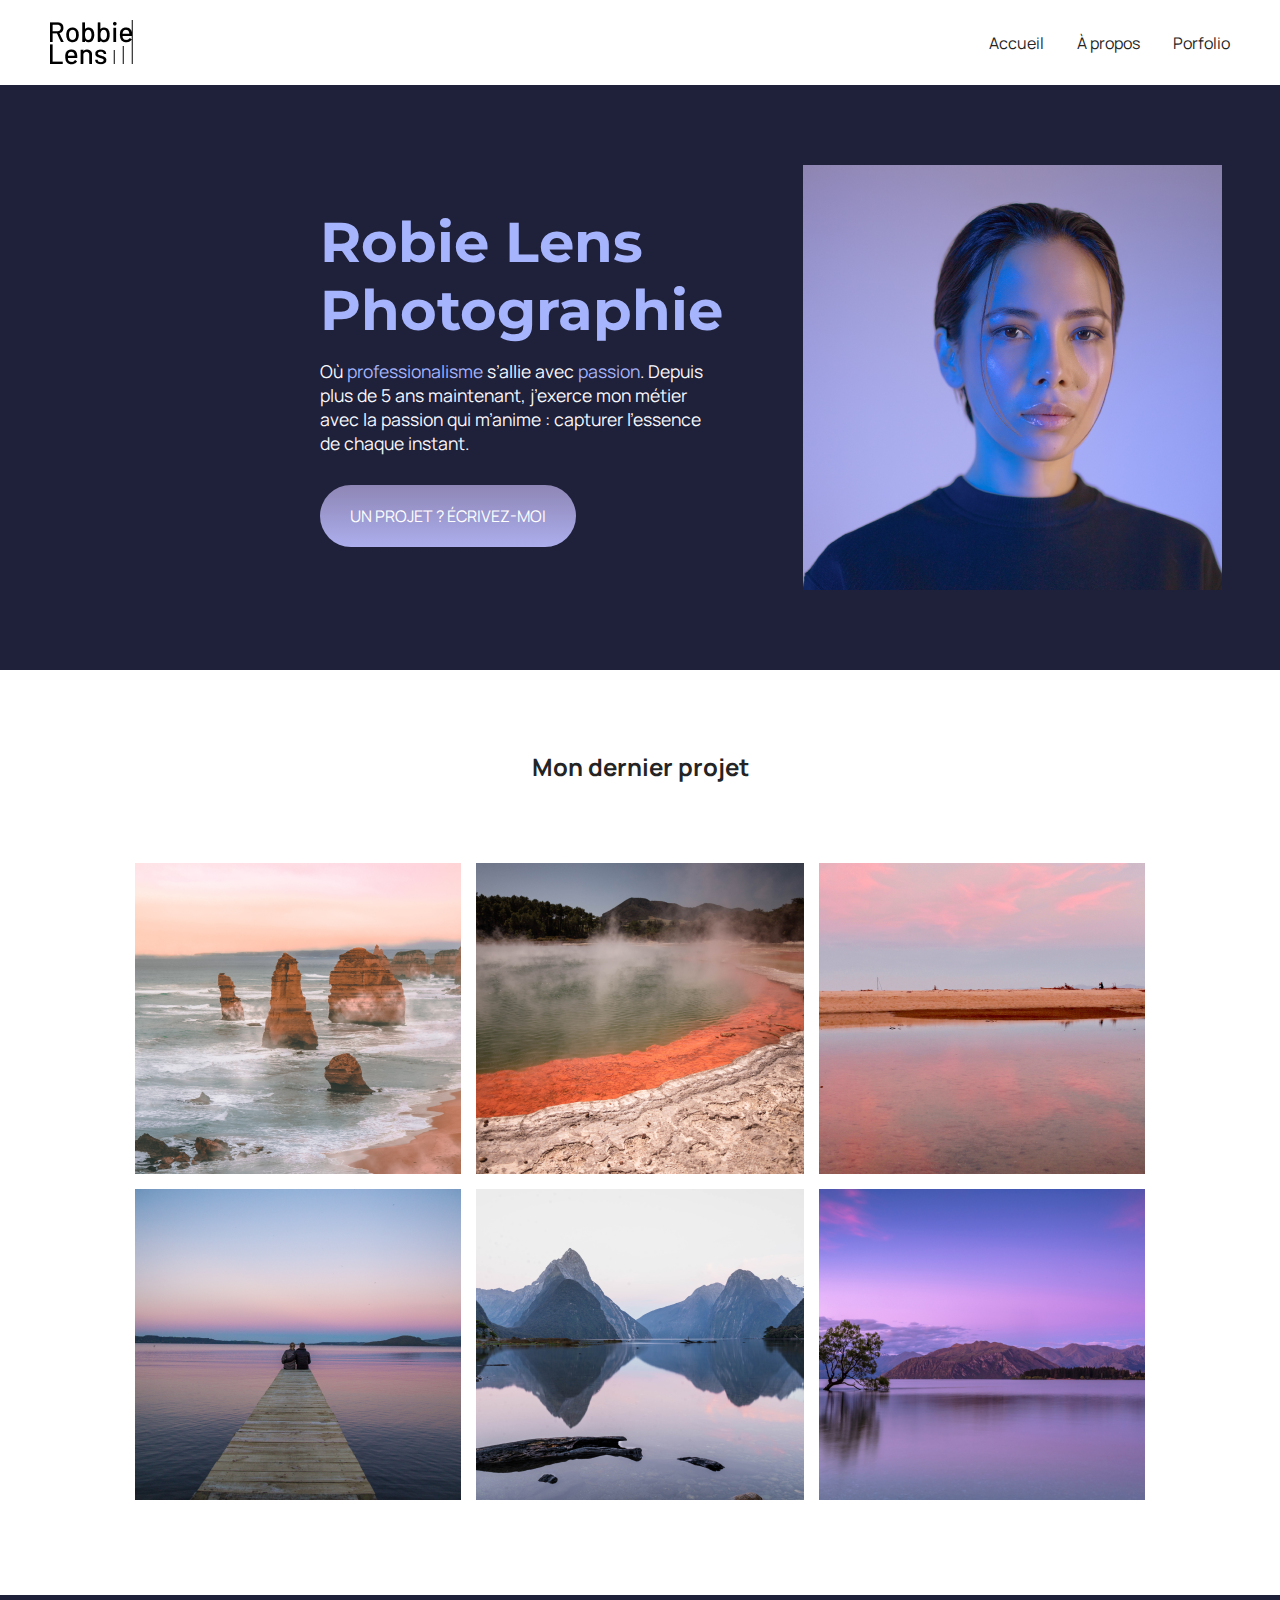
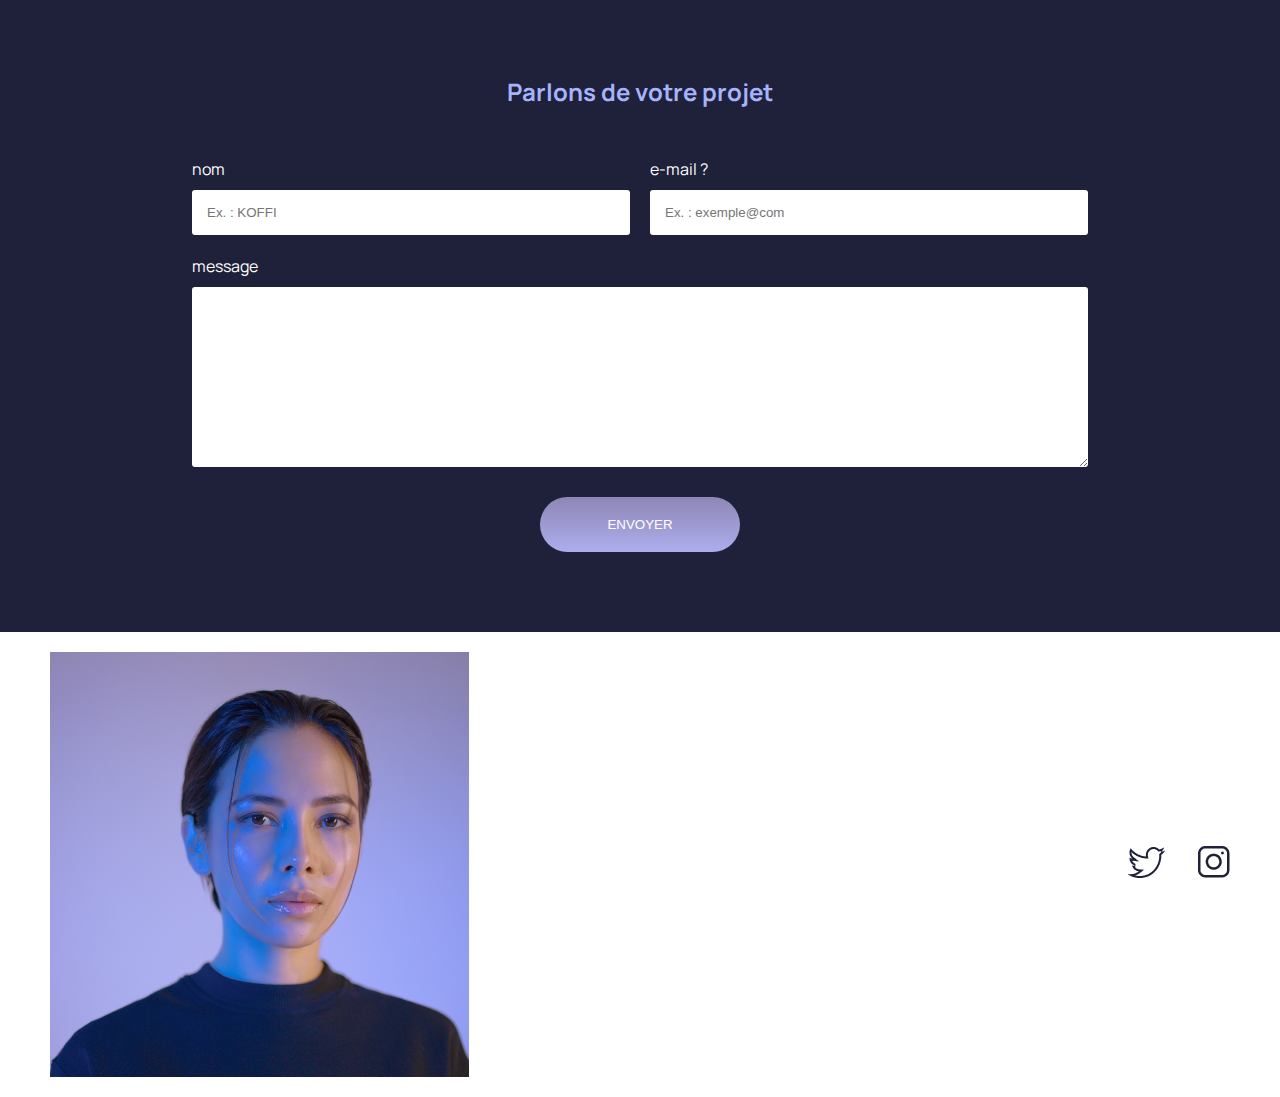
<file: index.html>
<!DOCTYPE html>
<!DOCTYPE html>
<html lang="fr">
<head>
    <meta charset="UTF-8">
    <meta http-equiv="X-UA-Compatible" content="IE=edge">
    <meta name="viewport" content="width=device-width, initial-scale=1.0">
    <title> Accueil – Robbie Lens Photographie </title>
    <link rel="stylesheet" href="style/styles.css">
    <link rel="stylesheet" href="style/index.css">

    <link rel="preconnect" href="https://fonts.googleapis.com">
    <link rel="preconnect" href="https://fonts.gstatic.com" crossorigin>
    <link href="https://fonts.googleapis.com/css2?family=Manrope:wght@200;300;400;500;600;700;800&family=Montserrat:ital,wght@0,100;1,100;1,900&display=swap" rel="stylesheet">
    <link href="https://fonts.googleapis.com/css2?family=Manrope:wght@200;300;400;500;600;700;800&family=Montserrat:ital,wght@0,100;1,100;1,900&display=swap" rel="stylesheet">
</head>
<body>
<!--En-tete page web -->
   <header>
    <nav>
        <img src="images\logo.png" alt="logo Robbie Lens">
       <div>
        <a href="index.html">Accueil</a>
        <a href="a-propos.html">À propos</a>
        <a href="portfolio.html">Porfolio</a>
       </div>
    </nav>
   </header>

<main>
   <section class="accueil-introduction">

    <div>
    <h1>Robie Lens Photographie</h1>
    <p>
        Où <em>professionalisme</em> s’allie avec <em>passion</em>. Depuis
        plus de 5 ans maintenant, j’exerce mon métier avec la passion
        qui m’anime : capturer l’essence de chaque instant.
    </p>
    
    <a href="#contact" class="cta">UN PROJET ? ÉCRIVEZ-MOI</a>
    </div>

    <img src="images/robbie-lens.png" alt="Portrait avec effet de la photographe Robbie Lens">
   </section>

   <section class="accueil-photos">
    <h2>Mon dernier projet</h2>
    <div>
        <img src="images/accueil/element-1.png" alt="Twelve apostles - Australie" >
        <img src="images/accueil/element-2.png" alt="Wai-O-Tapu - Nouvelle-Zélande" >
        <img src="images/accueil/element-3.png" alt="Parc National d’Abel Tasman - Nouvelle-Zélande" >
    </div>
    <div>
        <img src="images/accueil/element-4.png" alt="Lac Rotorua - Nouvelle-Zélande" >
        <img src="images/accueil/element-5.png" alt="Milford Sound - Nouvelle-Zélande" >
        <img src="images/accueil/element-6.png" alt="Lac Wanaka - Nouvelle-Zélande" >
    </div>
</section>

<section id="contact" class="section-contact">
    <h2>Parlons de votre projet</h2>
<form method="get" action="#">
    <div class="form-nom-email">
        <div class="form-column">
        <label for="nom">nom</label>
        <input type="text" name="nom" id="nom" placeholder="Ex. : KOFFI">
        </div>
        <div class="form-column">
        <label for="email">e-mail ?</label>
        <input type="email" name="email" id="email" placeholder="Ex. : exemple@com">
        </div>
    </div>
    <label for="message">message</label>
    <textarea name="message" id="message" cols="" rows="10"></textarea>
    <input type="submit" value="ENVOYER" class="cta">
</form>
</section>
</main>

<footer>
        <img src="images/robbie-lens.png" alt=" Logo Robie Lens">

        <div>
            <a  target="_blank" href="https://twitter.com/" class="lien-icone"> 
                <img src="images/twitter.png" alt="Logo Twitter"></a>
            <a target="_blank" href="https://www.instagram.com/" class="lien-icone"> 
                <img src="images/instagram.png" alt="Logo Instagram"> </a>
        </div>
        
</footer>

</body>
</html>
</file>
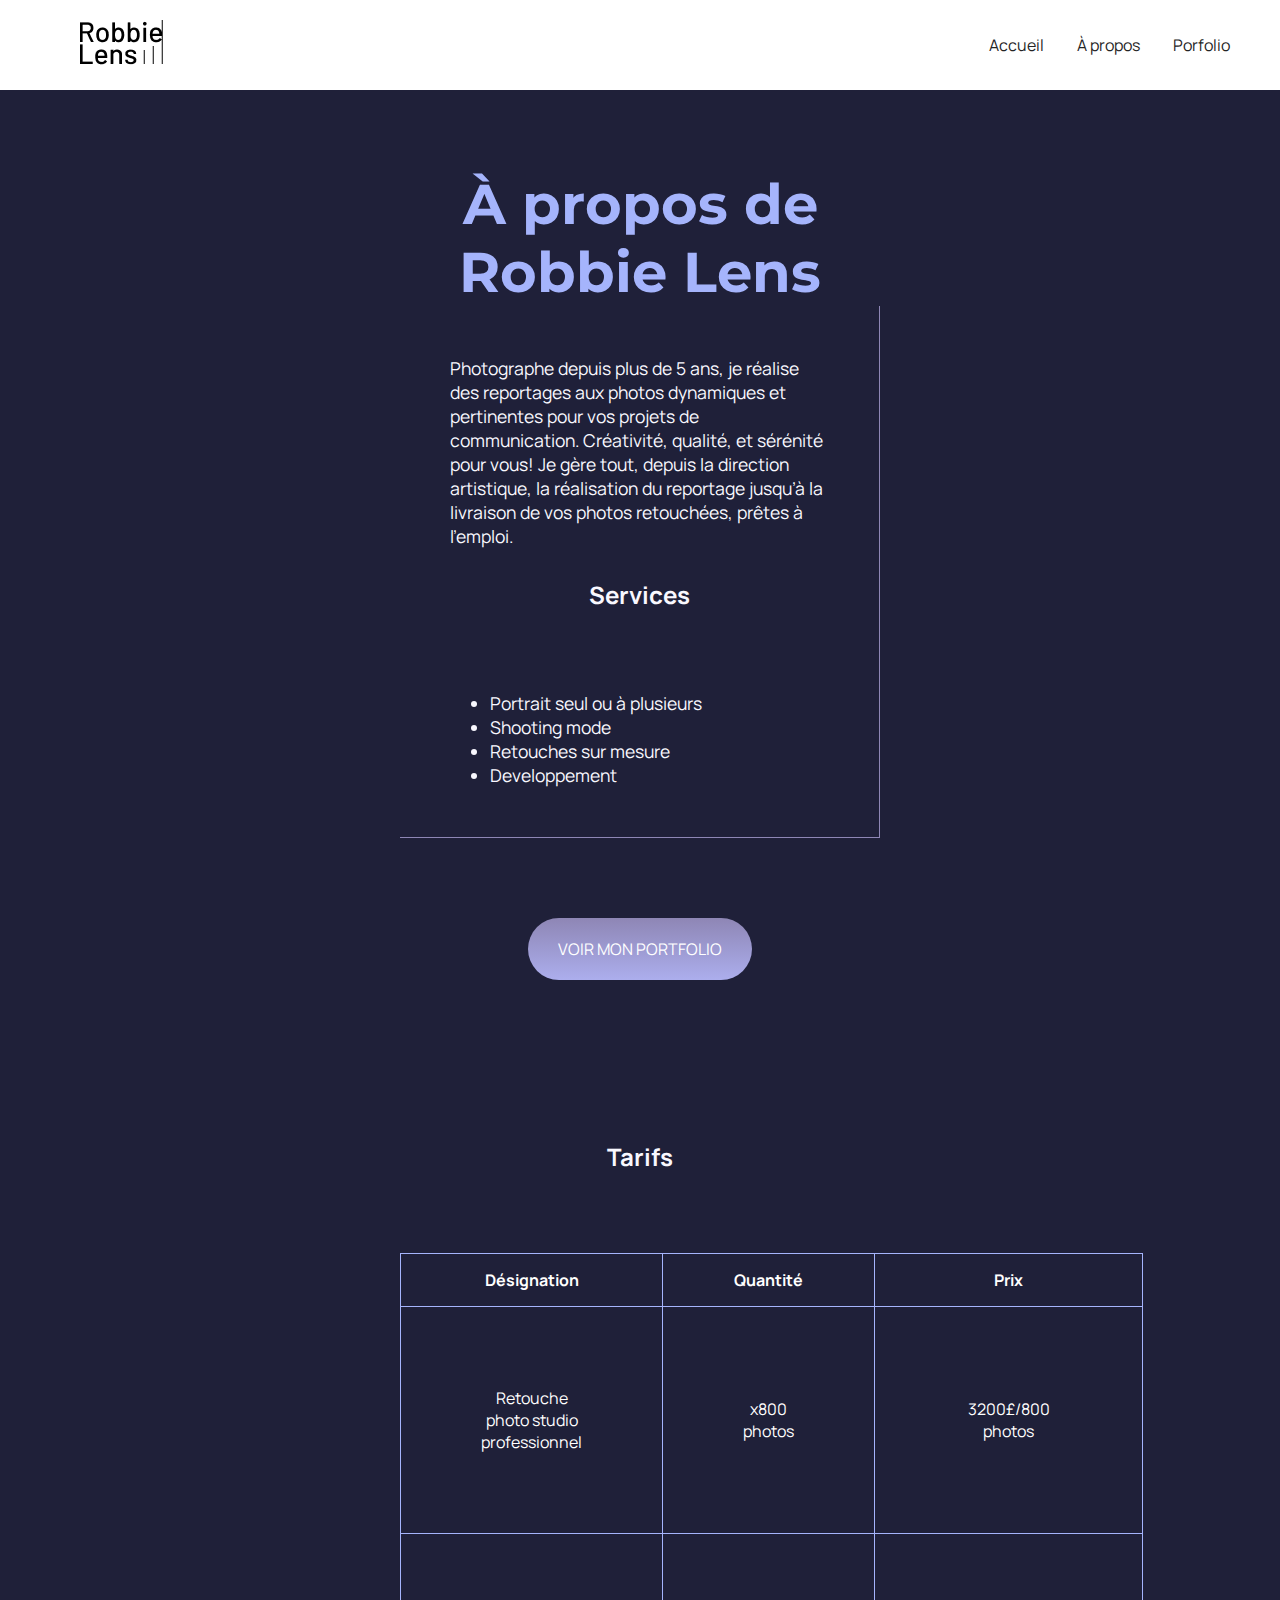
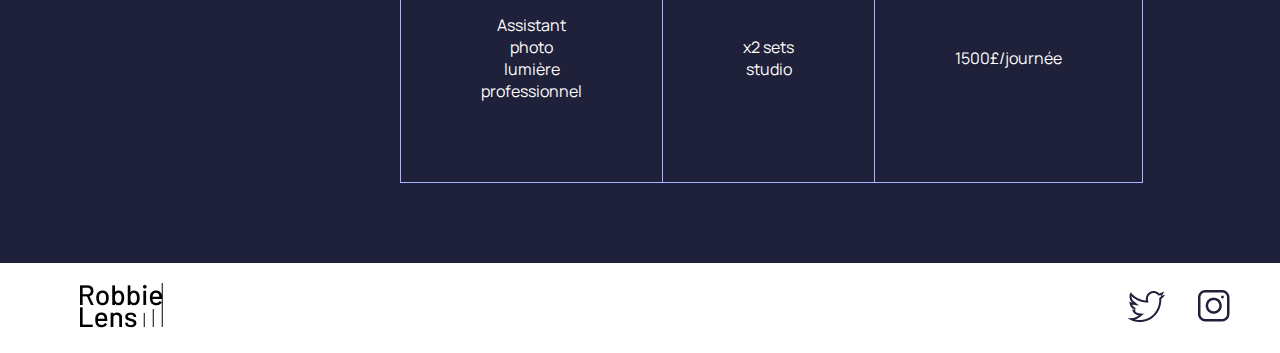
<file: a-propos.html>
<!DOCTYPE html>
<html lang="fr">

<head>
    <meta charset="utf-8">
    <title>À propos - Robbie Lens Photographie</title>
    <link rel="stylesheet" href="style/styles.css">
    <link rel="stylesheet" href="style/a-propos.css">
    <link rel="preconnect" href="https://fonts.googleapis.com">
    <link rel="preconnect" href="https://fonts.gstatic.com" crossorigin>
    <link href="https://fonts.googleapis.com/css2?family=Manrope:wght@200;300;400;500;600;700;800&family=Montserrat:ital,wght@0,100;1,100;1,900&display=swap" rel="stylesheet">
    <link href="https://fonts.googleapis.com/css2?family=Manrope:wght@200;300;400;500;600;700;800&family=Montserrat:ital,wght@0,100;1,100;1,900&display=swap" rel="stylesheet">
</head>

<body>
<header>
    <nav>
        <a href="index.html">
        <img src="images/logo.png" alt="Logo Robbie Lens">
        </a>
     <div>
        <a href="index.html">Accueil</a>
        <a href="a-propos.html">À propos</a>
        <a href="portfolio.html">Porfolio</a>
     </div>
    </nav> 
</header>
         
<main class="a-propos-main">

    <section>
    <h1>À propos de Robbie Lens</h1>

    <div class="carre-contenu">
        <p>
            Photographe depuis plus de 5 ans, je réalise des reportages aux photos dynamiques et pertinentes pour vos
            projets de communication. Créativité, qualité, et sérénité pour vous! Je gère tout, depuis la direction
            artistique, la réalisation du reportage jusqu’à la livraison de vos photos retouchées, prêtes à l’emploi.
        </p>

        <h2>Services</h2>

        <ul>
            <li>Portrait seul ou à plusieurs</li>
            <li>Shooting mode</li>
            <li>Retouches sur mesure</li>
            <li>Developpement</li>
        </ul>
    </div>

    <div>
        <a href="portfolio.html" class="cta">VOIR MON PORTFOLIO</a>
    </div>
</section>
<section>
    <h2>Tarifs</h2>
    <table>
        <thead>
            <tr>
                <th>Désignation</th>
                <th>Quantité</th>
                <th>Prix</th>
            </tr>
        </thead>
        <tbody>
            <tr>
                <td>Retouche photo studio professionnel</td>
                <td>x800 photos</td>
                <td>3200£/800 photos</td>
            </tr>
            <tr>
                <td>Assistant photo lumière professionnel</td>
                <td>x2 sets studio</td>
                <td>1500£/journée</td>
            </tr>
        </tbody>
    </table>
</section>
</main>

<footer>
        <a href="index.html" class="lien-icone">
            <img src="images/logo.png" alt="Logo Robbie Lens">
        </a>
       <div>
        <a target="_blank" href="https://twitter.com/" class="lien-icone">
            <img src="images/twitter.png" alt="Logo Twitter">
        </a>
        <a target="_blank" href="https://www.instagram.com/" class="lien-icone">
            <img src="images/instagram.png" alt="Logo Instagram">
        </a>
       </div>
</footer>

</body>
</html>
</file>
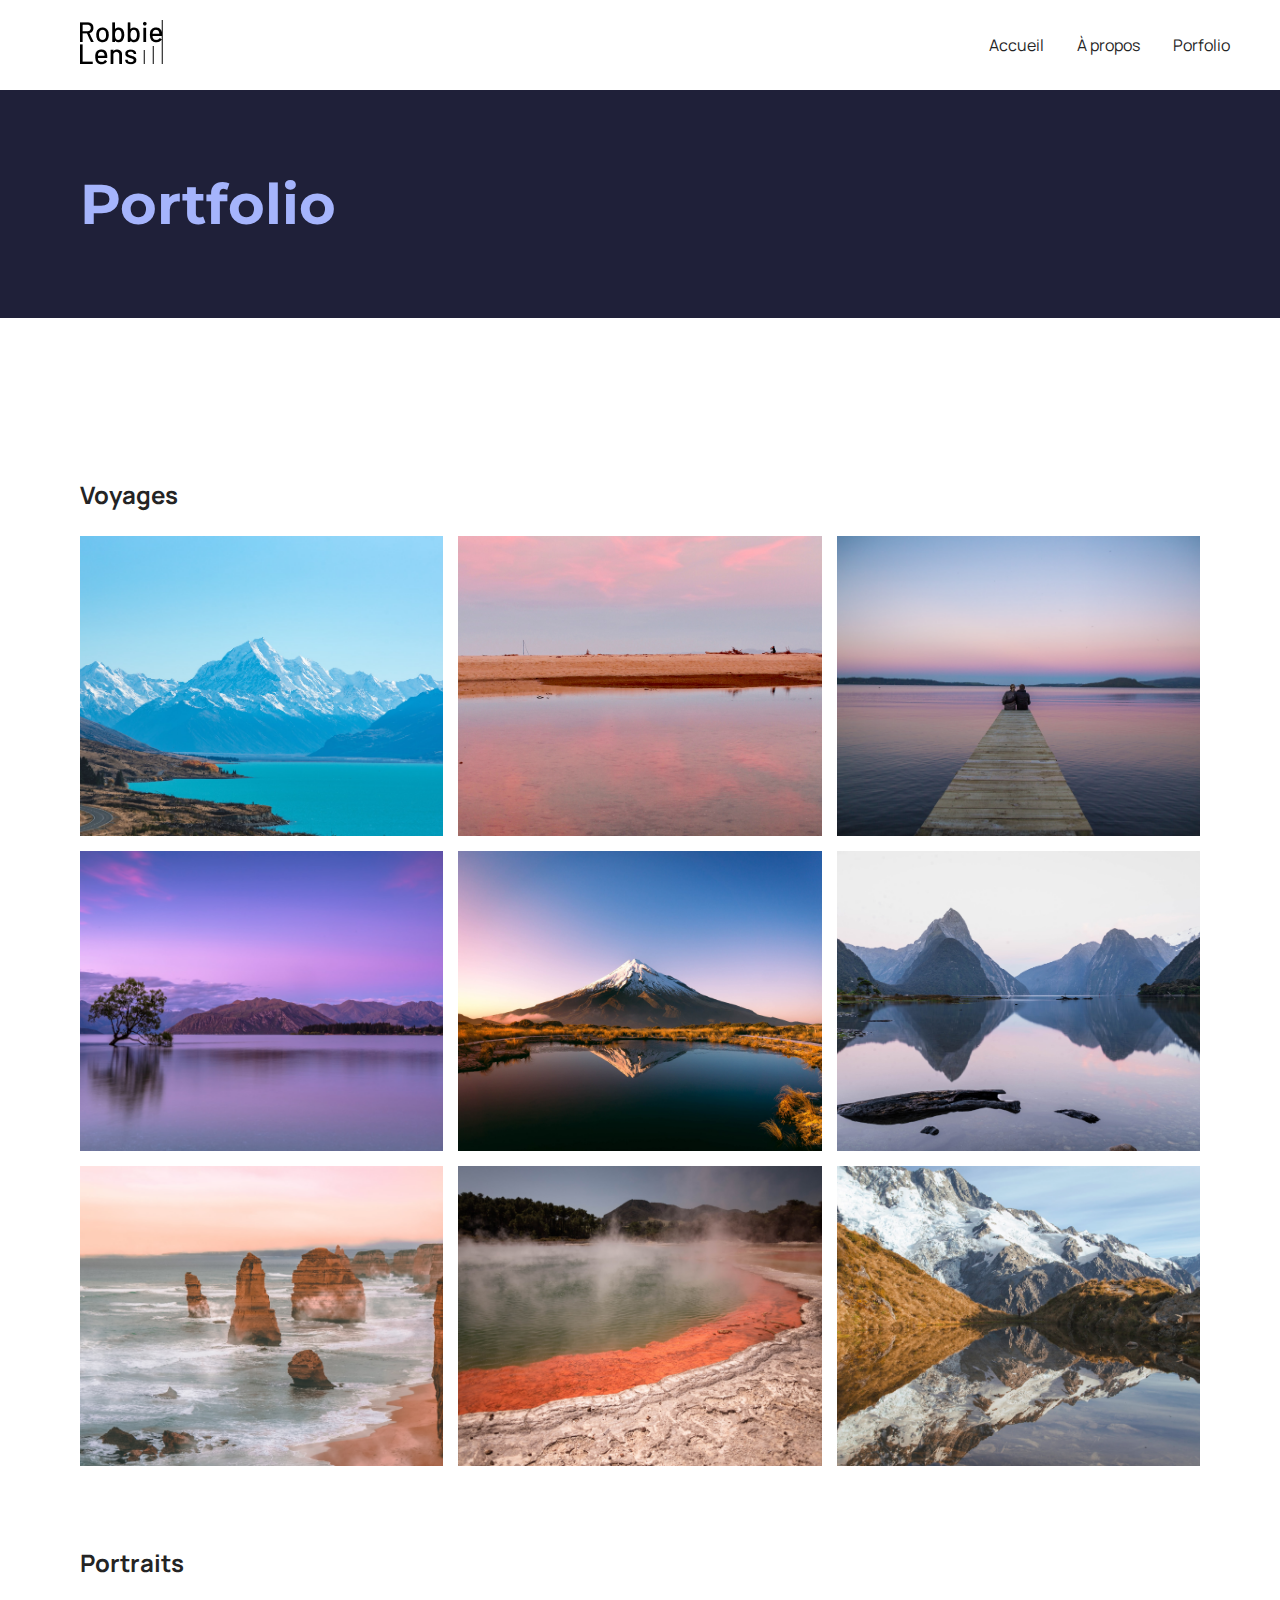
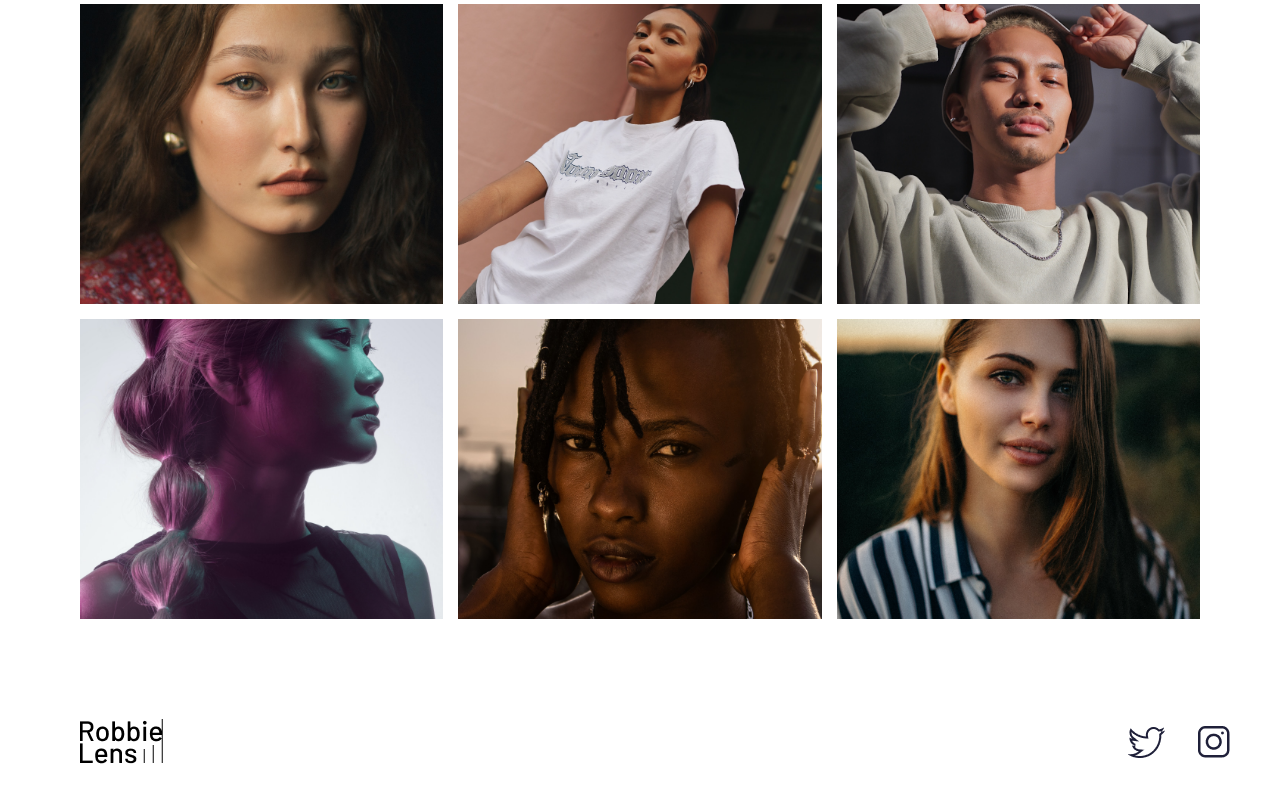
<file: portfolio.html>
<!DOCTYPE html>
<html lang="fr">
<head>
    <meta charset="UTF-8">
    <meta http-equiv="X-UA-Compatible" content="IE=edge">
    <meta name="viewport" content="width=device-width, initial-scale=1.0">
    <title>Portfolio - Robbie Lens Photographie</title>
    <link rel="stylesheet" href="style/styles.css">
    <link rel="stylesheet" href="style/portfolio.css">
    <link rel="preconnect" href="https://fonts.googleapis.com">
    <link rel="preconnect" href="https://fonts.gstatic.com" crossorigin>
    <link href="https://fonts.googleapis.com/css2?family=Manrope:wght@200;300;400;500;600;700;800&family=Montserrat:ital,wght@0,100;1,100;1,900&display=swap" rel="stylesheet">
    <link href="https://fonts.googleapis.com/css2?family=Manrope:wght@200;300;400;500;600;700;800&family=Montserrat:ital,wght@0,100;1,100;1,900&display=swap" rel="stylesheet">
</head>
<body>
    <header>
        <nav>
            <a href="index.html" class="lien-icone">
            <img src="images\logo.png" alt="logo Robbie Lens">
            </a>
           <div>
            <a href="index.html">Accueil</a>
            <a href="a-propos.html">À propos</a>
            <a href="portfolio.html">Porfolio</a>
           </div>
        </nav>
       </header>

       <main>
        <section>
            <h1>Portfolio</h1>
        </section>
        <section class="portfolio-section-photos">
            <h2>Voyages</h2>
            <!-- Créez ici votre grid Voyages -->
            <div class="grid-paysages">

                <a href="images/portfolio/paysage1.jpg" class="lien-conteneur-photo">
                    <img src="images/portfolio/paysage1.jpg" alt="Mont Aoraki - Nouvelle-Zélande" >
                    <div class="photo-hover">Voir la photo</div>
                </a>
                
                <a href="images/portfolio/paysage2.jpg" class="lien-conteneur-photo">
                    <img src="images/portfolio/paysage2.jpg" alt="Parc National d’Abel Tasman - Nouvelle-Zélande">
                <div class="photo-hover">Voir la photo</div>
                </a>
                
                <a href="images/portfolio/paysage3.jpg" class="lien-conteneur-photo">
                    <img src="images/portfolio/paysage3.jpg" alt="Lac Rotorua - Nouvelle-Zélande" >
                <div class="photo-hover">Voir la photo</div>
                </a>
                

                <a href="images/portfolio/paysage4.jpg" class="lien-conteneur-photo">
                    <img src="images/portfolio/paysage4.jpg" alt="Lac Wanaka - Nouvelle-Zélande" >
                <div class="photo-hover">Voir la photo</div>
                </a>
                

                <a href="images/portfolio/paysage5.jpg" class="lien-conteneur-photo">
                    <img src="images/portfolio/paysage5.jpg" alt="Mont Taranaki - Nouvelle-Zélande" >
                <div class="photo-hover">Voir la photo</div>
                </a>
                

                <a href="images/portfolio/paysage6.jpg" class="lien-conteneur-photo">
                    <img src="images/portfolio/paysage6.jpg" alt="Milford Sound - Nouvelle-Zélande" >
                <div class="photo-hover">Voir la photo</div>
                </a>
                

                <a href="images/portfolio/paysage7.jpg" class="lien-conteneur-photo">
                    <img src="images/portfolio/paysage7.jpg" alt="Twelve Apostle - Nouvelle-Zélande" >
                <div class="photo-hover">Voir la photo</div>
                </a>
                

                <a href="images/portfolio/paysage8.jpg" class="lien-conteneur-photo">
                    <img src="images/portfolio/paysage8.jpg" alt="Wai-O-Tapu - Nouvelle-Zélande" >
                <div class="photo-hover">Voir la photo</div>
                </a>
                

                <a href="images/portfolio/paysage9.jpg" class="lien-conteneur-photo">
                    <img src="images/portfolio/paysage9.jpg" alt="Mont Cook - Nouvelle-Zélande" >
                <div class="photo-hover">Voir la photo</div>
                </a>
                

            </div>

            <h2>Portraits</h2>
            <!-- Créez ici votre grid Portraits -->
            <div class="grid-portraits">

                <a href="images/portfolio/portrait1.jpg" class="lien-conteneur-photo">
                    <img src="images/portfolio/portrait1.jpg" alt="Portrait jeune femme 1" >
                    <div class="photo-hover">Voir la photo</div>
                </a>
                
                <a href="images/portfolio/portrait2.jpg" class="lien-conteneur-photo">
                    <img src="images/portfolio/portrait2.jpg" alt="Portrait jeune femme 2" >
                <div class="photo-hover">Voir la photo</div>
                </a>
                

                <a href="images/portfolio/portrait3.jpg" class="lien-conteneur-photo">
                    <img src="images/portfolio/portrait3.jpg" alt="Portrait jeune homme 3" >
                <div class="photo-hover">Voir la photo</div>
                </a>
                

                <a href="images/portfolio/portrait4.jpg" class="lien-conteneur-photo">
                    <img src="images/portfolio/portrait4.jpg" alt="Portrait jeune femme 4" >
                <div class="photo-hover">Voir la photo</div>
                </a>
                

                <a href="images/portfolio/portrait5.jpg" class="lien-conteneur-photo">
                    <img src="images/portfolio/portrait5.jpg" alt="Portrait jeune femme 5" >
                <div class="photo-hover">Voir la photo</div>
                </a>
                

                <a href="images/portfolio/portrait6.jpg" class="lien-conteneur-photo">
                    <img src="images/portfolio/portrait6.jpg" alt="Portrait jeune femme 6" >
                <div class="photo-hover">Voir la photo</div>
                </a>
                

            </div>
        </section>
    </main>
    <footer>
        <a href="index.html" class="lien-icone">
            <img src="images/logo.png" alt="Logo Robbie Lens" >
        </a>
        <div>
            <a target="_blank" href="https://twitter.com/" class="lien-icone">
                <img src="images/twitter.png" alt="Logo Twitter" >
            </a>
            <a target="_blank" href="https://www.instagram.com/" class="lien-icone">
                <img src="images/instagram.png" alt="Logo Instagram" >
            </a>
        </div>
    </footer>


       
</body>
</html>
</file>
<file: style/styles.css>
*{
    margin: 0;
}

body {
    /* Ici on utilise le sélecteur body pour appliquer une police et une taille par défaut pour les éléments */
    font-family: 'Manrope', sans-serif;
    font-size: 1em;
    background-color: #1F2039;
  }

  a{
    text-decoration: none;
    color: #242424;
}

em{
    color: #A5B4FC;
    font-style: normal;
}

h1{
    font-size: 3.5em;
    color: #A5B4FC;
    font-family: 'Montserrat', sans-serif;
}

h2{
    color: #F9F8FF;
}

p,
li{
    font-size: 1.1em;
    color: #F9F8FF;
}

header,
footer{
    background-color: white;
    padding: 20px 50px;
}

.cta{
    display: inline-block;
    background: linear-gradient(#8E86B5, #ACAEED);
    color: white;
    border-radius: 50px;
    padding: 20px 30px
}

a:hover{
    text-decoration: underline;
}

.cta:hover{
    background: linear-gradient(#696484, #8788ba);
    text-decoration: none;
}
.lien-icone{
    margin-left: 30px;
}

.lien-icone:hover{
    opacity: 0.5;
}

section{
    padding: 80px;
}

section h1{
    margin: auto;
}

footer,
nav{
    display: flex;
    flex-direction: row;
   align-items: center;
   justify-content: space-between;
}

nav a{
    margin-left: 30px;
}
</file>
<file: style/index.css>
.accueil-photos{
    background-color: white;
  padding: 80px;
}

.accueil-photos h2 {
    color: #242424;
    text-align: center;
    margin-bottom: 80px;
  }

  .accueil-photos div {
    display: flex;
    flex-direction: row;
    gap: 15px;
    justify-content: center;
    margin-bottom: 15px;
  }

  .accueil-introduction {
    display: flex;
    flex-direction: row;
    width: 50%;
    align-items: center;
    margin: auto;
  }

  .accueil-introduction h1{
    margin-bottom: 15px;
  }

  .accueil-introduction p{
    margin-bottom: 30px;
  }

  .accueil-introduction div{
    padding-right: 80px;
  }

  .section-contact h2{
    color: #a5b4fc;
    text-align: center;
    margin-bottom: 50px;
  }

  form{
    display: flex;
    flex-direction: column;
    width: 80%;
    margin: auto;
    color: white;
  }

  .form-nom-email{
    display: flex;
    flex-direction: row;
    gap: 20px;
  }

  .form-column{
    flex: 1;
    display: flex;
    flex-direction: column;
    margin-bottom: 20px;
  }

  input,
  textarea{
    padding: 15px;
    border-radius: 3px;
    border: none;
  }

  label{
    margin-bottom: 10px;
  }

  input[type='submit'] {
    width: 200px;
    margin: auto;
    margin-top: 30px;
  }
</file>
<file: style/a-propos.css>
.carre-contenu{
    border-right: 1px solid #8E86B5;
    border-bottom: 1px solid #8e86b5;
    padding: 50px;
    margin-bottom: 80px;
}

.carre-contenu h2{
    margin-top: 30px;
}

.carre-contenu ul{
    margin-top: 30px;
}

.carre-contenu + div{
    text-align: center;
}

.a-propos-main{
    width: 50%;
    margin: auto;
}

table{
    color: white;
    text-align: center;
    width: 100%;
    border-collapse: collapse;
    
  }

  td,
th {
  padding: 15px;
  border: 1px solid #a5b4fc;
}

td {
    padding: 80px;
  }

  h2 {
    margin-bottom: 80px;
  }

  h1,
h2 {
  text-align: center;
}
</file>
<file: style/portfolio.css>
.portfolio-section-photos{
    background-color: white;
  }

  .portfolio-section-photos h2{
    color: #242424;
    margin-bottom: 25px;
    margin-top: 80px;
  }

  .grid-paysages{
    display: grid;
    grid-template-columns: 1fr 1fr 1fr;
    grid-template-rows: 300px 300px 300px;
    gap: 15px;
  }

  .grid-portraits{
    display: grid;
    grid-template-columns: 1fr 1fr 1fr;
    grid-template-rows: 300px 300px;
    gap: 15px;
  }

  .grid-paysages img,
  .grid-portraits img {
    width: 100%;
    height: 100%;
    object-fit: cover;
  }

  .lien-conteneur-photo{
    position: relative;
  }

  .photo-hover {
    position: absolute;
    top: 0;
    left: 0;
    right: 0;
    bottom: 0;
    display: flex;
    align-items: center;
    justify-content: center;
    font-size: 1.5em;
    color: white;
    background-color: rgba(0, 0, 0, 0.7);
    display: none;
  }

  .lien-conteneur-photo:hover .photo-hover {
    display: flex;
  }
</file>
